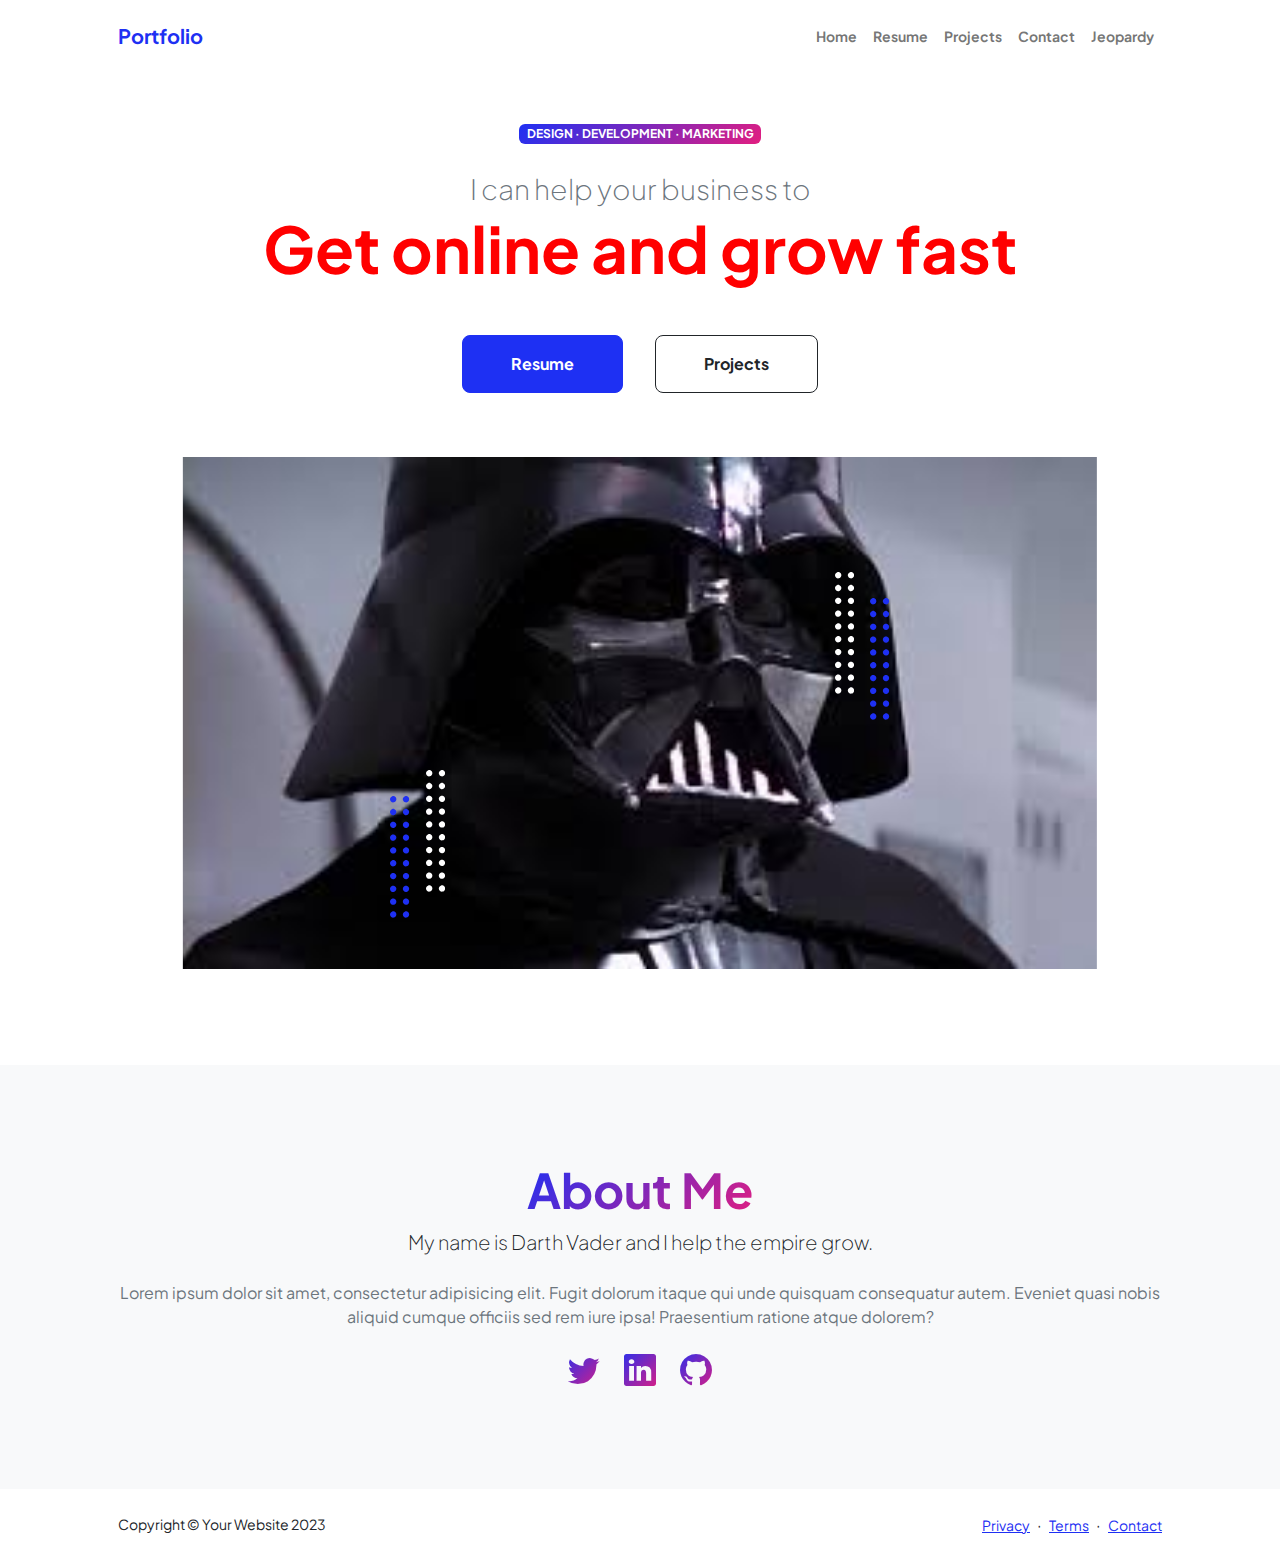
<file: index.html>
<!DOCTYPE html>
<html lang="en">

<head>
    <meta charset="utf-8" />
    <meta name="viewport" content="width=device-width, initial-scale=1, shrink-to-fit=no" />
    <meta name="description" content="" />
    <meta name="author" content="" />
    <title>Darth Vaders website</title>
    <!-- Favicon-->
    <link rel="icon" type="image/x-icon" href="assets/favicon.ico" />
    <!-- Custom Google font-->
    <link rel="preconnect" href="https://fonts.googleapis.com" />
    <link rel="preconnect" href="https://fonts.gstatic.com" crossorigin />
    <link href="https://fonts.googleapis.com/css2?family=Plus+Jakarta+Sans:wght@100;200;300;400;500;600;700;800;900&amp;display=swap" rel="stylesheet" />
    <!-- Bootstrap icons-->
    <link href="https://cdn.jsdelivr.net/npm/bootstrap-icons@1.8.1/font/bootstrap-icons.css" rel="stylesheet" />
    <!-- Core theme CSS (includes Bootstrap)-->
    <link href="css/styles.css" rel="stylesheet" />
    <link href="css/mystyles.css" rel="stylesheet" />
</head>

<body class="d-flex flex-column h-100">
    <main class="flex-shrink-0">
        <!-- Navigation-->
        <nav class="navbar navbar-expand-lg navbar-light bg-white py-3">
            <div class="container px-5">
                <a class="navbar-brand" href="index.html"><span class="fw-bolder text-primary">Portfolio</span></a>
                <button class="navbar-toggler" type="button" data-bs-toggle="collapse" data-bs-target="#navbarSupportedContent" aria-controls="navbarSupportedContent" aria-expanded="false" aria-label="Toggle navigation"><span class="navbar-toggler-icon"></span></button>
                <div class="collapse navbar-collapse" id="navbarSupportedContent">
                    <ul class="navbar-nav ms-auto mb-2 mb-lg-0 small fw-bolder">
                        <li class="nav-item"><a class="nav-link" href="index.html">Home</a></li>
                        <li class="nav-item"><a class="nav-link" href="resume.html">Resume</a></li>
                        <li class="nav-item"><a class="nav-link" href="projects.html">Projects</a></li>
                        <li class="nav-item"><a class="nav-link" href="contact.html">Contact</a></li>
                        <li class="nav-item"><a class="nav-link" href="ai.html">Jeopardy</a></li>
                    </ul>
                </div>
            </div>
        </nav>
        <!-- Header-->
        <header class="py-5">
            <div class="container px-5 pb-5">
                <div class="row gx-5 align-items-center">
                    <div class="col-xxl-5">
                        <!-- Header text content-->
                        <div class="text-center text-xxl-start">
                            <div class="badge bg-gradient-primary-to-secondary text-white mb-4">
                                <div class="text-uppercase">Design &middot; Development &middot; Marketing</div>
                            </div>
                            <div class="fs-3 fw-light text-muted">I can help your business to</div>
                            <h1 class="display-3 fw-bolder mb-5"><span class="red-header d-inline">Get online and grow fast</span></h1>
                            <div class="d-grid gap-3 d-sm-flex justify-content-sm-center justify-content-xxl-start mb-3">
                                <a class="btn btn-primary btn-lg px-5 py-3 me-sm-3 fs-6 fw-bolder" href="resume.html">Resume</a>
                                <a class="btn btn-outline-dark btn-lg px-5 py-3 fs-6 fw-bolder" href="projects.html">Projects</a>
                            </div>
                        </div>
                    </div>
                    <div class="col-xxl-7">
                        <!-- Header profile picture-->
                        <div class="d-flex justify-content-center mt-5 mt-xxl-0">
                            <div class="profile bg-gradient-primary-to-secondary">
                                <!-- TIP: For best results, use a photo with a transparent background like the demo example below-->
                                <!-- Watch a tutorial on how to do this on YouTube (link)-->
                                <img class="profile-img" src="assets/Darth vader.jpeg" alt="..." />
                                <div class="dots-1">
                                    <!-- SVG Dots-->
                                    <svg version="1.1" xmlns="http://www.w3.org/2000/svg" xmlns:xlink="http://www.w3.org/1999/xlink" x="0px" y="0px" viewBox="0 0 191.6 1215.4" style="enable-background: new 0 0 191.6 1215.4" xml:space="preserve">
                                            <g transform="translate(0.000000,1280.000000) scale(0.100000,-0.100000)">
                                                <path d="M227.7,12788.6c-105-35-200-141-222-248c-43-206,163-412,369-369c155,32,275,190,260,339c-11,105-90,213-190,262        C383.7,12801.6,289.7,12808.6,227.7,12788.6z"></path>
                                                <path d="M1507.7,12788.6c-151-50-253-216-222-362c25-119,136-230,254-255c194-41,395,142,375,339c-11,105-90,213-190,262        C1663.7,12801.6,1569.7,12808.6,1507.7,12788.6z"></path>
                                                <path d="M227.7,11508.6c-105-35-200-141-222-248c-43-206,163-412,369-369c155,32,275,190,260,339c-11,105-90,213-190,262        C383.7,11521.6,289.7,11528.6,227.7,11508.6z"></path>
                                                <path d="M1507.7,11508.6c-151-50-253-216-222-362c25-119,136-230,254-255c194-41,395,142,375,339c-11,105-90,213-190,262        C1663.7,11521.6,1569.7,11528.6,1507.7,11508.6z"></path>
                                                <path d="M227.7,10228.6c-105-35-200-141-222-248c-43-206,163-412,369-369c155,32,275,190,260,339c-11,105-90,213-190,262        C383.7,10241.6,289.7,10248.6,227.7,10228.6z"></path>
                                                <path d="M1507.7,10228.6c-105-35-200-141-222-248c-43-206,163-412,369-369c155,32,275,190,260,339c-11,105-90,213-190,262        C1663.7,10241.6,1569.7,10248.6,1507.7,10228.6z"></path>
                                                <path d="M227.7,8948.6c-105-35-200-141-222-248c-43-206,163-412,369-369c155,32,275,190,260,339c-11,105-90,213-190,262        C383.7,8961.6,289.7,8968.6,227.7,8948.6z"></path>
                                                <path d="M1507.7,8948.6c-105-35-200-141-222-248c-43-206,163-412,369-369c155,32,275,190,260,339c-11,105-90,213-190,262        C1663.7,8961.6,1569.7,8968.6,1507.7,8948.6z"></path>
                                                <path d="M227.7,7668.6c-105-35-200-141-222-248c-43-206,163-412,369-369c155,32,275,190,260,339c-11,105-90,213-190,262        C383.7,7681.6,289.7,7688.6,227.7,7668.6z"></path>
                                                <path d="M1507.7,7668.6c-105-35-200-141-222-248c-43-206,163-412,369-369c155,32,275,190,260,339c-11,105-90,213-190,262        C1663.7,7681.6,1569.7,7688.6,1507.7,7668.6z"></path>
                                                <path d="M227.7,6388.6c-105-35-200-141-222-248c-43-206,163-412,369-369c155,32,275,190,260,339c-11,105-90,213-190,262        C383.7,6401.6,289.7,6408.6,227.7,6388.6z"></path>
                                                <path d="M1507.7,6388.6c-105-35-200-141-222-248c-43-206,163-412,369-369c155,32,275,190,260,339c-11,105-90,213-190,262        C1663.7,6401.6,1569.7,6408.6,1507.7,6388.6z"></path>
                                                <path d="M227.7,5108.6c-105-35-200-141-222-248c-43-206,163-412,369-369c155,32,275,190,260,339c-11,105-90,213-190,262        C383.7,5121.6,289.7,5128.6,227.7,5108.6z"></path>
                                                <path d="M1507.7,5108.6c-105-35-200-141-222-248c-43-206,163-412,369-369c155,32,275,190,260,339c-11,105-90,213-190,262        C1663.7,5121.6,1569.7,5128.6,1507.7,5108.6z"></path>
                                                <path d="M227.7,3828.6c-105-35-200-141-222-248c-43-206,163-412,369-369c155,32,275,190,260,339c-11,105-90,213-190,262        C383.7,3841.6,289.7,3848.6,227.7,3828.6z"></path>
                                                <path d="M1507.7,3828.6c-105-35-200-141-222-248c-43-206,163-412,369-369c155,32,275,190,260,339c-11,105-90,213-190,262        C1663.7,3841.6,1569.7,3848.6,1507.7,3828.6z"></path>
                                                <path d="M227.7,2548.6c-105-35-200-141-222-248c-43-206,163-412,369-369c155,32,275,190,260,339c-11,105-90,213-190,262        C383.7,2561.6,289.7,2568.6,227.7,2548.6z"></path>
                                                <path d="M1507.7,2548.6c-105-35-200-141-222-248c-43-206,163-412,369-369c155,32,275,190,260,339c-11,105-90,213-190,262        C1663.7,2561.6,1569.7,2568.6,1507.7,2548.6z"></path>
                                                <path d="M227.7,1268.6c-105-35-200-141-222-248c-43-206,163-412,369-369c155,32,275,190,260,339c-11,105-90,213-190,262        C383.7,1281.6,289.7,1288.6,227.7,1268.6z"></path>
                                                <path d="M1507.7,1268.6c-105-35-200-141-222-248c-43-206,163-412,369-369c155,32,275,190,260,339c-11,105-90,213-190,262        C1663.7,1281.6,1569.7,1288.6,1507.7,1268.6z"></path>
                                            </g>
                                        </svg>
                                    <!-- END of SVG dots-->
                                </div>
                                <div class="dots-2">
                                    <!-- SVG Dots-->
                                    <svg version="1.1" xmlns="http://www.w3.org/2000/svg" xmlns:xlink="http://www.w3.org/1999/xlink" x="0px" y="0px" viewBox="0 0 191.6 1215.4" style="enable-background: new 0 0 191.6 1215.4" xml:space="preserve">
                                            <g transform="translate(0.000000,1280.000000) scale(0.100000,-0.100000)">
                                                <path d="M227.7,12788.6c-105-35-200-141-222-248c-43-206,163-412,369-369c155,32,275,190,260,339c-11,105-90,213-190,262        C383.7,12801.6,289.7,12808.6,227.7,12788.6z"></path>
                                                <path d="M1507.7,12788.6c-151-50-253-216-222-362c25-119,136-230,254-255c194-41,395,142,375,339c-11,105-90,213-190,262        C1663.7,12801.6,1569.7,12808.6,1507.7,12788.6z"></path>
                                                <path d="M227.7,11508.6c-105-35-200-141-222-248c-43-206,163-412,369-369c155,32,275,190,260,339c-11,105-90,213-190,262        C383.7,11521.6,289.7,11528.6,227.7,11508.6z"></path>
                                                <path d="M1507.7,11508.6c-151-50-253-216-222-362c25-119,136-230,254-255c194-41,395,142,375,339c-11,105-90,213-190,262        C1663.7,11521.6,1569.7,11528.6,1507.7,11508.6z"></path>
                                                <path d="M227.7,10228.6c-105-35-200-141-222-248c-43-206,163-412,369-369c155,32,275,190,260,339c-11,105-90,213-190,262        C383.7,10241.6,289.7,10248.6,227.7,10228.6z"></path>
                                                <path d="M1507.7,10228.6c-105-35-200-141-222-248c-43-206,163-412,369-369c155,32,275,190,260,339c-11,105-90,213-190,262        C1663.7,10241.6,1569.7,10248.6,1507.7,10228.6z"></path>
                                                <path d="M227.7,8948.6c-105-35-200-141-222-248c-43-206,163-412,369-369c155,32,275,190,260,339c-11,105-90,213-190,262        C383.7,8961.6,289.7,8968.6,227.7,8948.6z"></path>
                                                <path d="M1507.7,8948.6c-105-35-200-141-222-248c-43-206,163-412,369-369c155,32,275,190,260,339c-11,105-90,213-190,262        C1663.7,8961.6,1569.7,8968.6,1507.7,8948.6z"></path>
                                                <path d="M227.7,7668.6c-105-35-200-141-222-248c-43-206,163-412,369-369c155,32,275,190,260,339c-11,105-90,213-190,262        C383.7,7681.6,289.7,7688.6,227.7,7668.6z"></path>
                                                <path d="M1507.7,7668.6c-105-35-200-141-222-248c-43-206,163-412,369-369c155,32,275,190,260,339c-11,105-90,213-190,262        C1663.7,7681.6,1569.7,7688.6,1507.7,7668.6z"></path>
                                                <path d="M227.7,6388.6c-105-35-200-141-222-248c-43-206,163-412,369-369c155,32,275,190,260,339c-11,105-90,213-190,262        C383.7,6401.6,289.7,6408.6,227.7,6388.6z"></path>
                                                <path d="M1507.7,6388.6c-105-35-200-141-222-248c-43-206,163-412,369-369c155,32,275,190,260,339c-11,105-90,213-190,262        C1663.7,6401.6,1569.7,6408.6,1507.7,6388.6z"></path>
                                                <path d="M227.7,5108.6c-105-35-200-141-222-248c-43-206,163-412,369-369c155,32,275,190,260,339c-11,105-90,213-190,262        C383.7,5121.6,289.7,5128.6,227.7,5108.6z"></path>
                                                <path d="M1507.7,5108.6c-105-35-200-141-222-248c-43-206,163-412,369-369c155,32,275,190,260,339c-11,105-90,213-190,262        C1663.7,5121.6,1569.7,5128.6,1507.7,5108.6z"></path>
                                                <path d="M227.7,3828.6c-105-35-200-141-222-248c-43-206,163-412,369-369c155,32,275,190,260,339c-11,105-90,213-190,262        C383.7,3841.6,289.7,3848.6,227.7,3828.6z"></path>
                                                <path d="M1507.7,3828.6c-105-35-200-141-222-248c-43-206,163-412,369-369c155,32,275,190,260,339c-11,105-90,213-190,262        C1663.7,3841.6,1569.7,3848.6,1507.7,3828.6z"></path>
                                                <path d="M227.7,2548.6c-105-35-200-141-222-248c-43-206,163-412,369-369c155,32,275,190,260,339c-11,105-90,213-190,262        C383.7,2561.6,289.7,2568.6,227.7,2548.6z"></path>
                                                <path d="M1507.7,2548.6c-105-35-200-141-222-248c-43-206,163-412,369-369c155,32,275,190,260,339c-11,105-90,213-190,262        C1663.7,2561.6,1569.7,2568.6,1507.7,2548.6z"></path>
                                                <path d="M227.7,1268.6c-105-35-200-141-222-248c-43-206,163-412,369-369c155,32,275,190,260,339c-11,105-90,213-190,262        C383.7,1281.6,289.7,1288.6,227.7,1268.6z"></path>
                                                <path d="M1507.7,1268.6c-105-35-200-141-222-248c-43-206,163-412,369-369c155,32,275,190,260,339c-11,105-90,213-190,262        C1663.7,1281.6,1569.7,1288.6,1507.7,1268.6z"></path>
                                            </g>
                                        </svg>
                                    <!-- END of SVG dots-->
                                </div>
                                <div class="dots-3">
                                    <!-- SVG Dots-->
                                    <svg version="1.1" xmlns="http://www.w3.org/2000/svg" xmlns:xlink="http://www.w3.org/1999/xlink" x="0px" y="0px" viewBox="0 0 191.6 1215.4" style="enable-background: new 0 0 191.6 1215.4" xml:space="preserve">
                                            <g transform="translate(0.000000,1280.000000) scale(0.100000,-0.100000)">
                                                <path d="M227.7,12788.6c-105-35-200-141-222-248c-43-206,163-412,369-369c155,32,275,190,260,339c-11,105-90,213-190,262        C383.7,12801.6,289.7,12808.6,227.7,12788.6z"></path>
                                                <path d="M1507.7,12788.6c-151-50-253-216-222-362c25-119,136-230,254-255c194-41,395,142,375,339c-11,105-90,213-190,262        C1663.7,12801.6,1569.7,12808.6,1507.7,12788.6z"></path>
                                                <path d="M227.7,11508.6c-105-35-200-141-222-248c-43-206,163-412,369-369c155,32,275,190,260,339c-11,105-90,213-190,262        C383.7,11521.6,289.7,11528.6,227.7,11508.6z"></path>
                                                <path d="M1507.7,11508.6c-151-50-253-216-222-362c25-119,136-230,254-255c194-41,395,142,375,339c-11,105-90,213-190,262        C1663.7,11521.6,1569.7,11528.6,1507.7,11508.6z"></path>
                                                <path d="M227.7,10228.6c-105-35-200-141-222-248c-43-206,163-412,369-369c155,32,275,190,260,339c-11,105-90,213-190,262        C383.7,10241.6,289.7,10248.6,227.7,10228.6z"></path>
                                                <path d="M1507.7,10228.6c-105-35-200-141-222-248c-43-206,163-412,369-369c155,32,275,190,260,339c-11,105-90,213-190,262        C1663.7,10241.6,1569.7,10248.6,1507.7,10228.6z"></path>
                                                <path d="M227.7,8948.6c-105-35-200-141-222-248c-43-206,163-412,369-369c155,32,275,190,260,339c-11,105-90,213-190,262        C383.7,8961.6,289.7,8968.6,227.7,8948.6z"></path>
                                                <path d="M1507.7,8948.6c-105-35-200-141-222-248c-43-206,163-412,369-369c155,32,275,190,260,339c-11,105-90,213-190,262        C1663.7,8961.6,1569.7,8968.6,1507.7,8948.6z"></path>
                                                <path d="M227.7,7668.6c-105-35-200-141-222-248c-43-206,163-412,369-369c155,32,275,190,260,339c-11,105-90,213-190,262        C383.7,7681.6,289.7,7688.6,227.7,7668.6z"></path>
                                                <path d="M1507.7,7668.6c-105-35-200-141-222-248c-43-206,163-412,369-369c155,32,275,190,260,339c-11,105-90,213-190,262        C1663.7,7681.6,1569.7,7688.6,1507.7,7668.6z"></path>
                                                <path d="M227.7,6388.6c-105-35-200-141-222-248c-43-206,163-412,369-369c155,32,275,190,260,339c-11,105-90,213-190,262        C383.7,6401.6,289.7,6408.6,227.7,6388.6z"></path>
                                                <path d="M1507.7,6388.6c-105-35-200-141-222-248c-43-206,163-412,369-369c155,32,275,190,260,339c-11,105-90,213-190,262        C1663.7,6401.6,1569.7,6408.6,1507.7,6388.6z"></path>
                                                <path d="M227.7,5108.6c-105-35-200-141-222-248c-43-206,163-412,369-369c155,32,275,190,260,339c-11,105-90,213-190,262        C383.7,5121.6,289.7,5128.6,227.7,5108.6z"></path>
                                                <path d="M1507.7,5108.6c-105-35-200-141-222-248c-43-206,163-412,369-369c155,32,275,190,260,339c-11,105-90,213-190,262        C1663.7,5121.6,1569.7,5128.6,1507.7,5108.6z"></path>
                                                <path d="M227.7,3828.6c-105-35-200-141-222-248c-43-206,163-412,369-369c155,32,275,190,260,339c-11,105-90,213-190,262        C383.7,3841.6,289.7,3848.6,227.7,3828.6z"></path>
                                                <path d="M1507.7,3828.6c-105-35-200-141-222-248c-43-206,163-412,369-369c155,32,275,190,260,339c-11,105-90,213-190,262        C1663.7,3841.6,1569.7,3848.6,1507.7,3828.6z"></path>
                                                <path d="M227.7,2548.6c-105-35-200-141-222-248c-43-206,163-412,369-369c155,32,275,190,260,339c-11,105-90,213-190,262        C383.7,2561.6,289.7,2568.6,227.7,2548.6z"></path>
                                                <path d="M1507.7,2548.6c-105-35-200-141-222-248c-43-206,163-412,369-369c155,32,275,190,260,339c-11,105-90,213-190,262        C1663.7,2561.6,1569.7,2568.6,1507.7,2548.6z"></path>
                                                <path d="M227.7,1268.6c-105-35-200-141-222-248c-43-206,163-412,369-369c155,32,275,190,260,339c-11,105-90,213-190,262        C383.7,1281.6,289.7,1288.6,227.7,1268.6z"></path>
                                                <path d="M1507.7,1268.6c-105-35-200-141-222-248c-43-206,163-412,369-369c155,32,275,190,260,339c-11,105-90,213-190,262        C1663.7,1281.6,1569.7,1288.6,1507.7,1268.6z"></path>
                                            </g>
                                        </svg>
                                    <!-- END of SVG dots-->
                                </div>
                                <div class="dots-4">
                                    <!-- SVG Dots-->
                                    <svg version="1.1" xmlns="http://www.w3.org/2000/svg" xmlns:xlink="http://www.w3.org/1999/xlink" x="0px" y="0px" viewBox="0 0 191.6 1215.4" style="enable-background: new 0 0 191.6 1215.4" xml:space="preserve">
                                            <g transform="translate(0.000000,1280.000000) scale(0.100000,-0.100000)">
                                                <path d="M227.7,12788.6c-105-35-200-141-222-248c-43-206,163-412,369-369c155,32,275,190,260,339c-11,105-90,213-190,262        C383.7,12801.6,289.7,12808.6,227.7,12788.6z"></path>
                                                <path d="M1507.7,12788.6c-151-50-253-216-222-362c25-119,136-230,254-255c194-41,395,142,375,339c-11,105-90,213-190,262        C1663.7,12801.6,1569.7,12808.6,1507.7,12788.6z"></path>
                                                <path d="M227.7,11508.6c-105-35-200-141-222-248c-43-206,163-412,369-369c155,32,275,190,260,339c-11,105-90,213-190,262        C383.7,11521.6,289.7,11528.6,227.7,11508.6z"></path>
                                                <path d="M1507.7,11508.6c-151-50-253-216-222-362c25-119,136-230,254-255c194-41,395,142,375,339c-11,105-90,213-190,262        C1663.7,11521.6,1569.7,11528.6,1507.7,11508.6z"></path>
                                                <path d="M227.7,10228.6c-105-35-200-141-222-248c-43-206,163-412,369-369c155,32,275,190,260,339c-11,105-90,213-190,262        C383.7,10241.6,289.7,10248.6,227.7,10228.6z"></path>
                                                <path d="M1507.7,10228.6c-105-35-200-141-222-248c-43-206,163-412,369-369c155,32,275,190,260,339c-11,105-90,213-190,262        C1663.7,10241.6,1569.7,10248.6,1507.7,10228.6z"></path>
                                                <path d="M227.7,8948.6c-105-35-200-141-222-248c-43-206,163-412,369-369c155,32,275,190,260,339c-11,105-90,213-190,262        C383.7,8961.6,289.7,8968.6,227.7,8948.6z"></path>
                                                <path d="M1507.7,8948.6c-105-35-200-141-222-248c-43-206,163-412,369-369c155,32,275,190,260,339c-11,105-90,213-190,262        C1663.7,8961.6,1569.7,8968.6,1507.7,8948.6z"></path>
                                                <path d="M227.7,7668.6c-105-35-200-141-222-248c-43-206,163-412,369-369c155,32,275,190,260,339c-11,105-90,213-190,262        C383.7,7681.6,289.7,7688.6,227.7,7668.6z"></path>
                                                <path d="M1507.7,7668.6c-105-35-200-141-222-248c-43-206,163-412,369-369c155,32,275,190,260,339c-11,105-90,213-190,262        C1663.7,7681.6,1569.7,7688.6,1507.7,7668.6z"></path>
                                                <path d="M227.7,6388.6c-105-35-200-141-222-248c-43-206,163-412,369-369c155,32,275,190,260,339c-11,105-90,213-190,262        C383.7,6401.6,289.7,6408.6,227.7,6388.6z"></path>
                                                <path d="M1507.7,6388.6c-105-35-200-141-222-248c-43-206,163-412,369-369c155,32,275,190,260,339c-11,105-90,213-190,262        C1663.7,6401.6,1569.7,6408.6,1507.7,6388.6z"></path>
                                                <path d="M227.7,5108.6c-105-35-200-141-222-248c-43-206,163-412,369-369c155,32,275,190,260,339c-11,105-90,213-190,262        C383.7,5121.6,289.7,5128.6,227.7,5108.6z"></path>
                                                <path d="M1507.7,5108.6c-105-35-200-141-222-248c-43-206,163-412,369-369c155,32,275,190,260,339c-11,105-90,213-190,262        C1663.7,5121.6,1569.7,5128.6,1507.7,5108.6z"></path>
                                                <path d="M227.7,3828.6c-105-35-200-141-222-248c-43-206,163-412,369-369c155,32,275,190,260,339c-11,105-90,213-190,262        C383.7,3841.6,289.7,3848.6,227.7,3828.6z"></path>
                                                <path d="M1507.7,3828.6c-105-35-200-141-222-248c-43-206,163-412,369-369c155,32,275,190,260,339c-11,105-90,213-190,262        C1663.7,3841.6,1569.7,3848.6,1507.7,3828.6z"></path>
                                                <path d="M227.7,2548.6c-105-35-200-141-222-248c-43-206,163-412,369-369c155,32,275,190,260,339c-11,105-90,213-190,262        C383.7,2561.6,289.7,2568.6,227.7,2548.6z"></path>
                                                <path d="M1507.7,2548.6c-105-35-200-141-222-248c-43-206,163-412,369-369c155,32,275,190,260,339c-11,105-90,213-190,262        C1663.7,2561.6,1569.7,2568.6,1507.7,2548.6z"></path>
                                                <path d="M227.7,1268.6c-105-35-200-141-222-248c-43-206,163-412,369-369c155,32,275,190,260,339c-11,105-90,213-190,262        C383.7,1281.6,289.7,1288.6,227.7,1268.6z"></path>
                                                <path d="M1507.7,1268.6c-105-35-200-141-222-248c-43-206,163-412,369-369c155,32,275,190,260,339c-11,105-90,213-190,262        C1663.7,1281.6,1569.7,1288.6,1507.7,1268.6z"></path>
                                            </g>
                                        </svg>
                                    <!-- END of SVG dots-->
                                </div>
                            </div>
                        </div>
                    </div>
                </div>
            </div>
        </header>
        <!-- About Section-->
        <section class="bg-light py-5">
            <div class="container px-5">
                <div class="row gx-5 justify-content-center">
                    <div class="col-xxl-8">
                        <div class="text-center my-5">
                            <h2 class="display-5 fw-bolder"><span class="text-gradient d-inline">About Me</span></h2>
                            <p class="lead fw-light mb-4">My name is Darth Vader and I help the empire grow.</p>
                            <p class="text-muted">Lorem ipsum dolor sit amet, consectetur adipisicing elit. Fugit dolorum itaque qui unde quisquam consequatur autem. Eveniet quasi nobis aliquid cumque officiis sed rem iure ipsa! Praesentium ratione atque dolorem?</p>
                            <div class="d-flex justify-content-center fs-2 gap-4">
                                <a class="text-gradient" href="#!"><i class="bi bi-twitter"></i></a>
                                <a class="text-gradient" href="#!"><i class="bi bi-linkedin"></i></a>
                                <a class="text-gradient" href="#!"><i class="bi bi-github"></i></a>
                            </div>
                        </div>
                    </div>
                </div>
            </div>
        </section>
    </main>
    <!-- Footer-->
    <footer class="bg-white py-4 mt-auto">
        <div class="container px-5">
            <div class="row align-items-center justify-content-between flex-column flex-sm-row">
                <div class="col-auto">
                    <div class="small m-0">Copyright &copy; Your Website 2023</div>
                </div>
                <div class="col-auto">
                    <a class="small" href="#!">Privacy</a>
                    <span class="mx-1">&middot;</span>
                    <a class="small" href="#!">Terms</a>
                    <span class="mx-1">&middot;</span>
                    <a class="small" href="#!">Contact</a>
                </div>
            </div>
        </div>
    </footer>
    <!-- Bootstrap core JS-->
    <script src="https://cdn.jsdelivr.net/npm/bootstrap@5.2.3/dist/js/bootstrap.bundle.min.js"></script>
    <!-- Core theme JS-->
    <script src="js/scripts.js"></script>
</body>

</html>
</file>
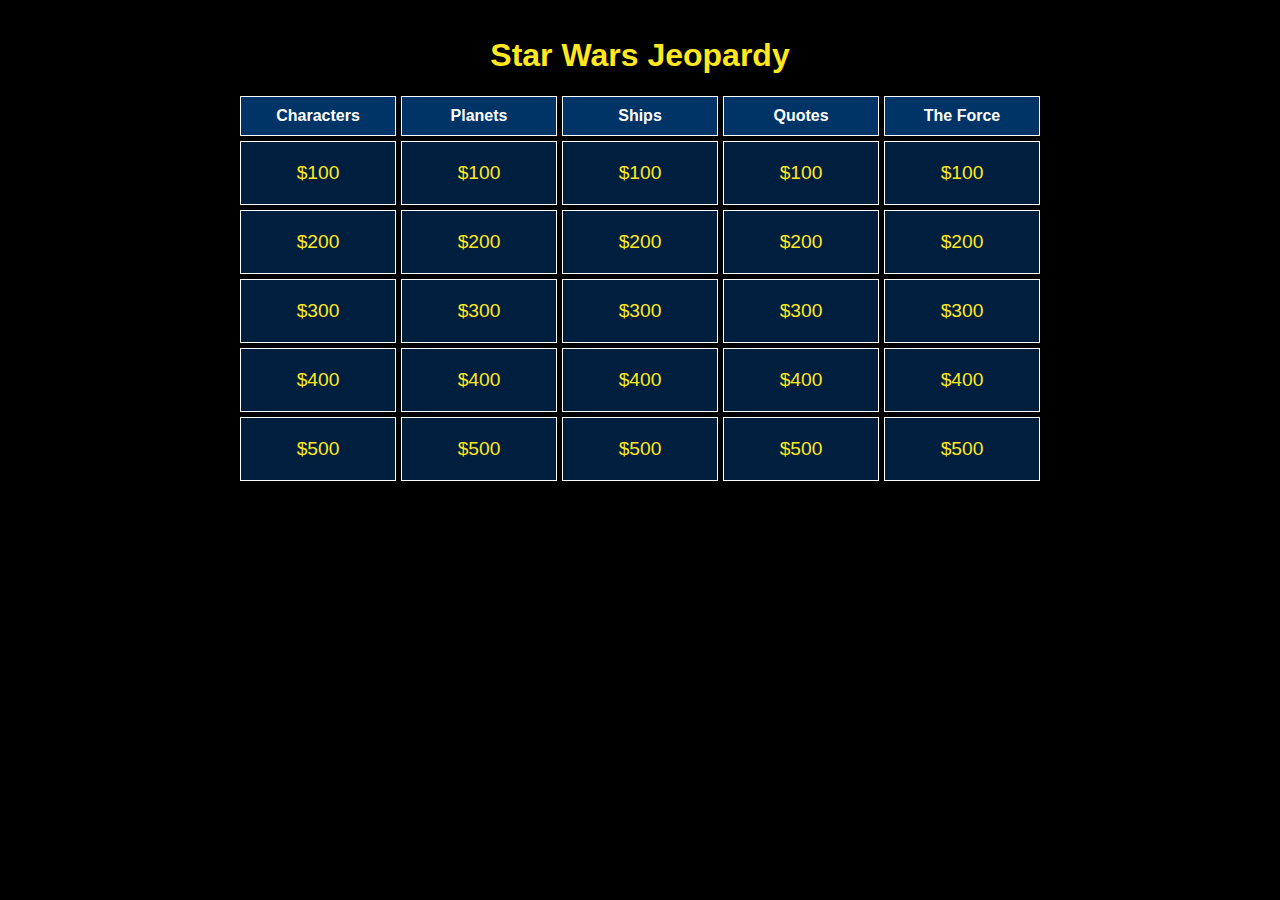
<file: ai.html>
<!DOCTYPE html>
<html lang="en">

<head>
    <meta charset="UTF-8">
    <meta name="viewport" content="width=device-width, initial-scale=1.0">
    <title>Star Wars Jeopardy</title>
    <link rel="stylesheet" href="css/ai.css">
</head>

<body>
    <h1>Star Wars Jeopardy</h1>
    <div class="board">
        <div class="category">Characters</div>
        <div class="category">Planets</div>
        <div class="category">Ships</div>
        <div class="category">Quotes</div>
        <div class="category">The Force</div>

        <button class="clue" data-question="Who is Luke Skywalker?">$100</button>
        <button class="clue" data-question="What is Tatooine?">$100</button>
        <button class="clue" data-question="What is the Millennium Falcon?">$100</button>
        <button class="clue" data-question="Who said 'I am your father'?">$100</button>
        <button class="clue" data-question="What is the Jedi?">$100</button>

        <button class="clue" data-question="Who is Darth Vader?">$200</button>
        <button class="clue" data-question="What is Hoth?">$200</button>
        <button class="clue" data-question="What is a TIE Fighter?">$200</button>
        <button class="clue" data-question="Who said 'Do or do not, there is no try'?">$200</button>
        <button class="clue" data-question="What is the Dark Side?">$200</button>

        <button class="clue" data-question="Who is Leia Organa?">$300</button>
        <button class="clue" data-question="What is Endor?">$300</button>
        <button class="clue" data-question="What is an X-Wing?">$300</button>
        <button class="clue" data-question="Who said 'I've got a bad feeling about this'?">$300</button>
        <button class="clue" data-question="What are midichlorians?">$300</button>

        <button class="clue" data-question="Who is Han Solo?">$400</button>
        <button class="clue" data-question="What is Naboo?">$400</button>
        <button class="clue" data-question="What is a Star Destroyer?">$400</button>
        <button class="clue" data-question="Who said 'Never tell me the odds'?">$400</button>
        <button class="clue" data-question="What is a Force ghost?">$400</button>

        <button class="clue" data-question="Who is Obi-Wan Kenobi?">$500</button>
        <button class="clue" data-question="What is Coruscant?">$500</button>
        <button class="clue" data-question="What is a Death Star?">$500</button>
        <button class="clue" data-question="Who said 'These aren't the droids you're looking for'?">$500</button>
        <button class="clue" data-question="What is balance in the Force?">$500</button>
    </div>

    <div id="modal" class="modal hidden">
        <div class="modal-content">
            <p id="question-text"></p>
            <button onclick="closeModal()">Close</button>
        </div>
    </div>

    <script>
        const clues = document.querySelectorAll('.clue');
        const modal = document.getElementById('modal');
        const questionText = document.getElementById('question-text');

        clues.forEach(clue => {
            clue.addEventListener('click', () => {
                questionText.textContent = clue.dataset.question;
                modal.classList.remove('hidden');
                clue.disabled = true;
                clue.textContent = "✓";
            });
        });

        function closeModal() {
            modal.classList.add('hidden');
        }
    </script>
</body>

</html>
</file>
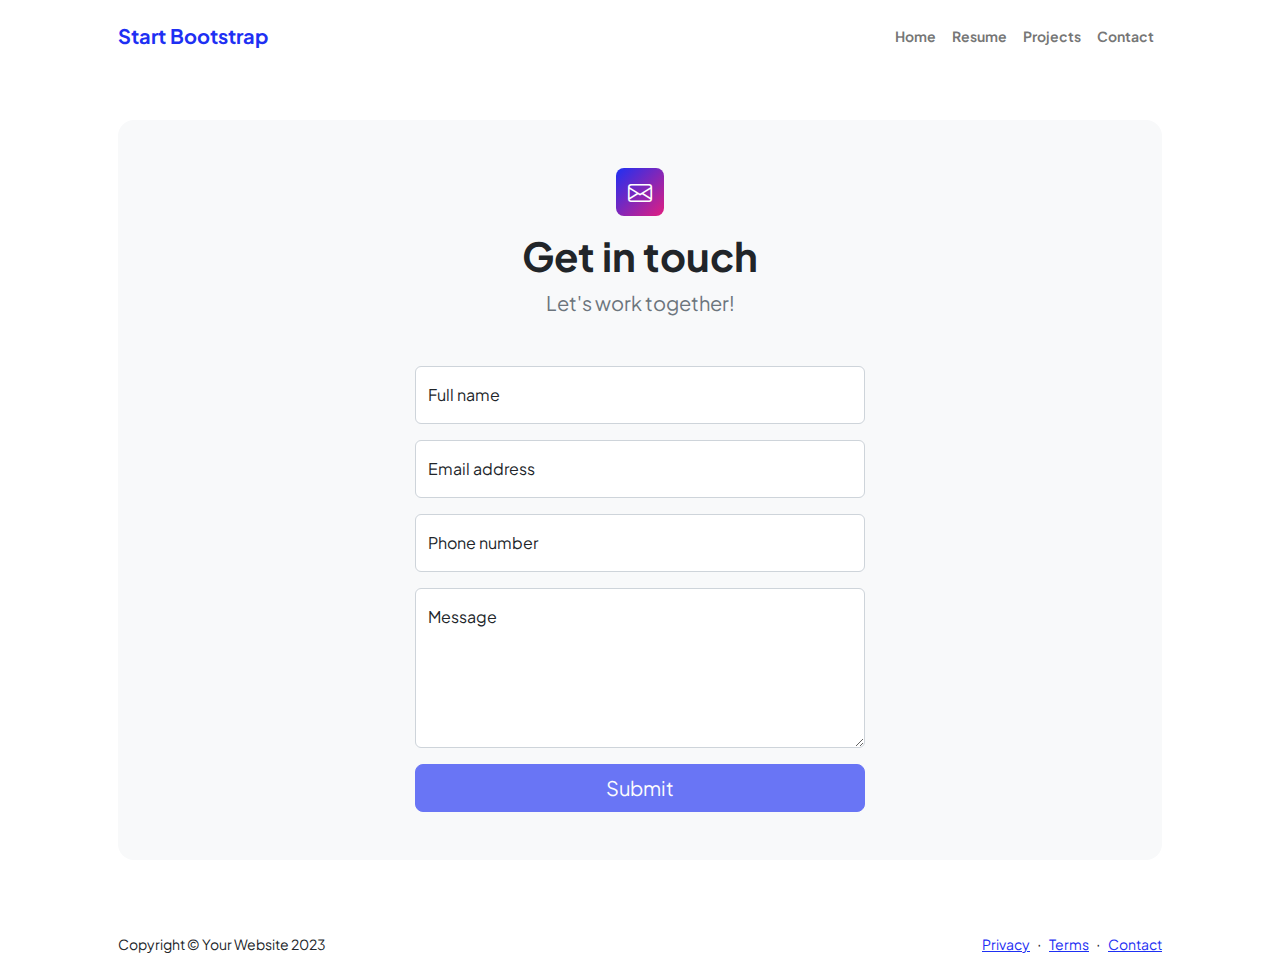
<file: contact.html>
<!DOCTYPE html>
<html lang="en">
    <head>
        <meta charset="utf-8" />
        <meta name="viewport" content="width=device-width, initial-scale=1, shrink-to-fit=no" />
        <meta name="description" content />
        <meta name="author" content />
        <title>Modern Business - Start Bootstrap Template</title>
        <!-- Favicon-->
        <link rel="icon" type="image/x-icon" href="assets/favicon.ico" />
        <!-- Custom Google font-->
        <link rel="preconnect" href="https://fonts.googleapis.com" />
        <link rel="preconnect" href="https://fonts.gstatic.com" crossorigin />
        <link href="https://fonts.googleapis.com/css2?family=Plus+Jakarta+Sans:wght@100;200;300;400;500;600;700;800;900&amp;display=swap" rel="stylesheet" />
        <!-- Bootstrap icons-->
        <link href="https://cdn.jsdelivr.net/npm/bootstrap-icons@1.8.1/font/bootstrap-icons.css" rel="stylesheet" />
        <!-- Core theme CSS (includes Bootstrap)-->
        <link href="css/styles.css" rel="stylesheet" />
    </head>
    <body class="d-flex flex-column">
        <main class="flex-shrink-0">
            <!-- Navigation-->
            <nav class="navbar navbar-expand-lg navbar-light bg-white py-3">
                <div class="container px-5">
                    <a class="navbar-brand" href="index.html"><span class="fw-bolder text-primary">Start Bootstrap</span></a>
                    <button class="navbar-toggler" type="button" data-bs-toggle="collapse" data-bs-target="#navbarSupportedContent" aria-controls="navbarSupportedContent" aria-expanded="false" aria-label="Toggle navigation"><span class="navbar-toggler-icon"></span></button>
                    <div class="collapse navbar-collapse" id="navbarSupportedContent">
                        <ul class="navbar-nav ms-auto mb-2 mb-lg-0 small fw-bolder">
                            <li class="nav-item"><a class="nav-link" href="index.html">Home</a></li>
                            <li class="nav-item"><a class="nav-link" href="resume.html">Resume</a></li>
                            <li class="nav-item"><a class="nav-link" href="projects.html">Projects</a></li>
                            <li class="nav-item"><a class="nav-link" href="contact.html">Contact</a></li>
                        </ul>
                    </div>
                </div>
            </nav>
            <!-- Page content-->
            <section class="py-5">
                <div class="container px-5">
                    <!-- Contact form-->
                    <div class="bg-light rounded-4 py-5 px-4 px-md-5">
                        <div class="text-center mb-5">
                            <div class="feature bg-primary bg-gradient-primary-to-secondary text-white rounded-3 mb-3"><i class="bi bi-envelope"></i></div>
                            <h1 class="fw-bolder">Get in touch</h1>
                            <p class="lead fw-normal text-muted mb-0">Let's work together!</p>
                        </div>
                        <div class="row gx-5 justify-content-center">
                            <div class="col-lg-8 col-xl-6">
                                <!-- * * * * * * * * * * * * * * *-->
                                <!-- * * SB Forms Contact Form * *-->
                                <!-- * * * * * * * * * * * * * * *-->
                                <!-- This form is pre-integrated with SB Forms.-->
                                <!-- To make this form functional, sign up at-->
                                <!-- https://startbootstrap.com/solution/contact-forms-->
                                <!-- to get an API token!-->
                                <form id="contactForm" data-sb-form-api-token="API_TOKEN">
                                    <!-- Name input-->
                                    <div class="form-floating mb-3">
                                        <input class="form-control" id="name" type="text" placeholder="Enter your name..." data-sb-validations="required" />
                                        <label for="name">Full name</label>
                                        <div class="invalid-feedback" data-sb-feedback="name:required">A name is required.</div>
                                    </div>
                                    <!-- Email address input-->
                                    <div class="form-floating mb-3">
                                        <input class="form-control" id="email" type="email" placeholder="name@example.com" data-sb-validations="required,email" />
                                        <label for="email">Email address</label>
                                        <div class="invalid-feedback" data-sb-feedback="email:required">An email is required.</div>
                                        <div class="invalid-feedback" data-sb-feedback="email:email">Email is not valid.</div>
                                    </div>
                                    <!-- Phone number input-->
                                    <div class="form-floating mb-3">
                                        <input class="form-control" id="phone" type="tel" placeholder="(123) 456-7890" data-sb-validations="required" />
                                        <label for="phone">Phone number</label>
                                        <div class="invalid-feedback" data-sb-feedback="phone:required">A phone number is required.</div>
                                    </div>
                                    <!-- Message input-->
                                    <div class="form-floating mb-3">
                                        <textarea class="form-control" id="message" type="text" placeholder="Enter your message here..." style="height: 10rem" data-sb-validations="required"></textarea>
                                        <label for="message">Message</label>
                                        <div class="invalid-feedback" data-sb-feedback="message:required">A message is required.</div>
                                    </div>
                                    <!-- Submit success message-->
                                    <!---->
                                    <!-- This is what your users will see when the form-->
                                    <!-- has successfully submitted-->
                                    <div class="d-none" id="submitSuccessMessage">
                                        <div class="text-center mb-3">
                                            <div class="fw-bolder">Form submission successful!</div>
                                            To activate this form, sign up at
                                            <br />
                                            <a href="https://startbootstrap.com/solution/contact-forms">https://startbootstrap.com/solution/contact-forms</a>
                                        </div>
                                    </div>
                                    <!-- Submit error message-->
                                    <!---->
                                    <!-- This is what your users will see when there is-->
                                    <!-- an error submitting the form-->
                                    <div class="d-none" id="submitErrorMessage"><div class="text-center text-danger mb-3">Error sending message!</div></div>
                                    <!-- Submit Button-->
                                    <div class="d-grid"><button class="btn btn-primary btn-lg disabled" id="submitButton" type="submit">Submit</button></div>
                                </form>
                            </div>
                        </div>
                    </div>
                </div>
            </section>
        </main>
        <!-- Footer-->
        <footer class="bg-white py-4 mt-auto">
            <div class="container px-5">
                <div class="row align-items-center justify-content-between flex-column flex-sm-row">
                    <div class="col-auto"><div class="small m-0">Copyright &copy; Your Website 2023</div></div>
                    <div class="col-auto">
                        <a class="small" href="#!">Privacy</a>
                        <span class="mx-1">&middot;</span>
                        <a class="small" href="#!">Terms</a>
                        <span class="mx-1">&middot;</span>
                        <a class="small" href="#!">Contact</a>
                    </div>
                </div>
            </div>
        </footer>
        <!-- Bootstrap core JS-->
        <script src="https://cdn.jsdelivr.net/npm/bootstrap@5.2.3/dist/js/bootstrap.bundle.min.js"></script>
        <!-- Core theme JS-->
        <script src="js/scripts.js"></script>
        <!-- * * * * * * * * * * * * * * * * * * * * * * * * * * * * * * * * * * * * * * * *-->
        <!-- * *                               SB Forms JS                               * *-->
        <!-- * * Activate your form at https://startbootstrap.com/solution/contact-forms * *-->
        <!-- * * * * * * * * * * * * * * * * * * * * * * * * * * * * * * * * * * * * * * * *-->
        <script src="https://cdn.startbootstrap.com/sb-forms-latest.js"></script>
    </body>
</html>
</file>
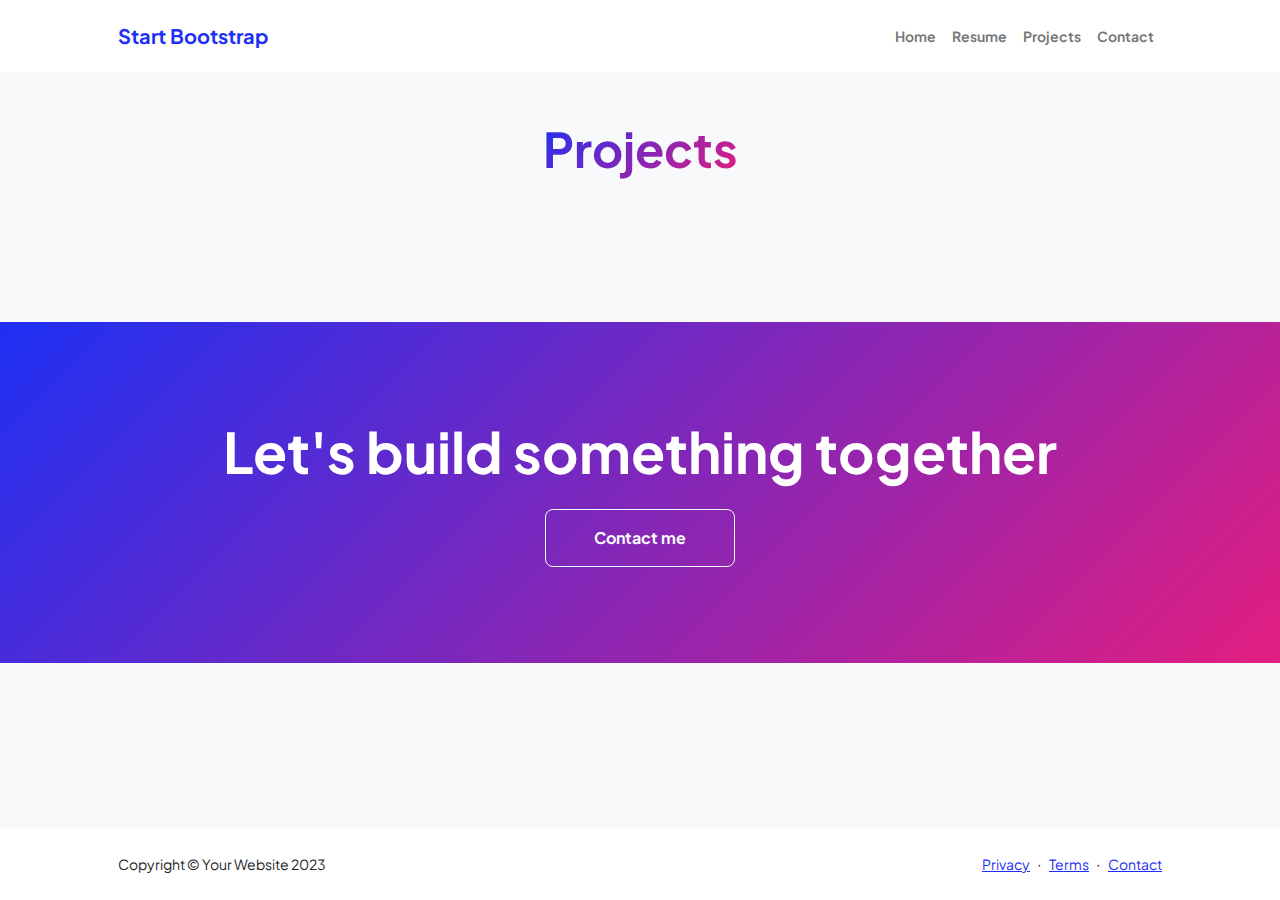
<file: projects.html>
<!DOCTYPE html>
<html lang="en">

<head>
    <meta charset="utf-8" />
    <meta name="viewport" content="width=device-width, initial-scale=1, shrink-to-fit=no" />
    <meta name="description" content="" />
    <meta name="author" content="" />
    <title>Modern Business - Start Bootstrap Template</title>
    <!-- Favicon-->
    <link rel="icon" type="image/x-icon" href="assets/favicon.ico" />
    <!-- Custom Google font-->
    <link rel="preconnect" href="https://fonts.googleapis.com" />
    <link rel="preconnect" href="https://fonts.gstatic.com" crossorigin />
    <link href="https://fonts.googleapis.com/css2?family=Plus+Jakarta+Sans:wght@100;200;300;400;500;600;700;800;900&amp;display=swap" rel="stylesheet" />
    <!-- Bootstrap icons-->
    <link href="https://cdn.jsdelivr.net/npm/bootstrap-icons@1.8.1/font/bootstrap-icons.css" rel="stylesheet" />
    <!-- Core theme CSS (includes Bootstrap)-->
    <link href="css/styles.css" rel="stylesheet" />
</head>

<body class="d-flex flex-column h-100 bg-light">
    <main class="flex-shrink-0">
        <!-- Navigation-->
        <nav class="navbar navbar-expand-lg navbar-light bg-white py-3">
            <div class="container px-5">
                <a class="navbar-brand" href="index.html"><span class="fw-bolder text-primary">Start Bootstrap</span></a>
                <button class="navbar-toggler" type="button" data-bs-toggle="collapse" data-bs-target="#navbarSupportedContent" aria-controls="navbarSupportedContent" aria-expanded="false" aria-label="Toggle navigation"><span class="navbar-toggler-icon"></span></button>
                <div class="collapse navbar-collapse" id="navbarSupportedContent">
                    <ul class="navbar-nav ms-auto mb-2 mb-lg-0 small fw-bolder">
                        <li class="nav-item"><a class="nav-link" href="index.html">Home</a></li>
                        <li class="nav-item"><a class="nav-link" href="resume.html">Resume</a></li>
                        <li class="nav-item"><a class="nav-link" href="projects.html">Projects</a></li>
                        <li class="nav-item"><a class="nav-link" href="contact.html">Contact</a></li>
                    </ul>
                </div>
            </div>
        </nav>
        <!-- Projects Section-->
        <section class="py-5">
            <div class="container px-5 mb-5">
                <div class="text-center mb-5">
                    <h1 class="display-5 fw-bolder mb-0"><span class="text-gradient d-inline">Projects</span></h1>
                </div>
                <div class="row gx-5 justify-content-center">
                    <div class='tableauPlaceholder' id='viz1748979016631' style='position: relative'><noscript><a href='#'><img alt=' ' src='https:&#47;&#47;public.tableau.com&#47;static&#47;images&#47;St&#47;StarWars-ScreenTimeAnalysis&#47;StarWars&#47;1_rss.png' style='border: none' /></a></noscript><object class='tableauViz' style='display:none;'><param name='host_url' value='https%3A%2F%2Fpublic.tableau.com%2F' /> <param name='embed_code_version' value='3' /> <param name='site_root' value='' /><param name='name' value='StarWars-ScreenTimeAnalysis&#47;StarWars' /><param name='tabs' value='no' /><param name='toolbar' value='yes' /><param name='static_image' value='https:&#47;&#47;public.tableau.com&#47;static&#47;images&#47;St&#47;StarWars-ScreenTimeAnalysis&#47;StarWars&#47;1.png' /> <param name='animate_transition' value='yes' /><param name='display_static_image' value='yes' /><param name='display_spinner' value='yes' /><param name='display_overlay' value='yes' /><param name='display_count' value='yes' /><param name='language' value='en-US' /></object></div>
                    <script type='text/javascript'>
                        var divElement = document.getElementById('viz1748979016631');
                        var vizElement = divElement.getElementsByTagName('object')[0];
                        if (divElement.offsetWidth > 800) {
                            vizElement.style.width = '1400px';
                            vizElement.style.height = '4027px';
                        } else if (divElement.offsetWidth > 500) {
                            vizElement.style.width = '1400px';
                            vizElement.style.height = '4027px';
                        } else {
                            vizElement.style.width = '100%';
                            vizElement.style.height = '2527px';
                        }
                        var scriptElement = document.createElement('script');
                        scriptElement.src = 'https://public.tableau.com/javascripts/api/viz_v1.js';
                        vizElement.parentNode.insertBefore(scriptElement, vizElement);
                    </script>
                    <!-- <div class="col-lg-11 col-xl-9 col-xxl-8">
                            <!- Project Card 1-->
                    <!-- <div class="card overflow-hidden shadow rounded-4 border-0 mb-5">
                                <div class="card-body p-0">
                                    <div class="d-flex align-items-center">
                                        <div class="p-5">
                                            <h2 class="fw-bolder">Project Name 1</h2>
                                            <p>Lorem ipsum dolor sit amet consectetur adipisicing elit. Eius at enim eum illum aperiam placeat esse? Mollitia omnis minima saepe recusandae libero, iste ad asperiores! Explicabo commodi quo itaque! Ipsam!</p>
                                        </div>
                                        <img class="img-fluid" src="https://dummyimage.com/300x400/343a40/6c757d" alt="..." />
                                    </div>
                                </div>
                            </div> -->
                    <!-- Project Card 2-->
                    <!-- <div class="card overflow-hidden shadow rounded-4 border-0">
                                <div class="card-body p-0">
                                    <div class="d-flex align-items-center">
                                        <div class="p-5">
                                            <h2 class="fw-bolder">Project Name 2</h2>
                                            <p>Lorem ipsum dolor sit amet consectetur adipisicing elit. Eius at enim eum illum aperiam placeat esse? Mollitia omnis minima saepe recusandae libero, iste ad asperiores! Explicabo commodi quo itaque! Ipsam!</p>
                                        </div>
                                        <img class="img-fluid" src="https://dummyimage.com/300x400/343a40/6c757d" alt="..." />
                                    </div>
                                </div>
                            </div>
                        </div> -->
                </div>
            </div>
        </section>
        <!-- Call to action section-->
        <section class="py-5 bg-gradient-primary-to-secondary text-white">
            <div class="container px-5 my-5">
                <div class="text-center">
                    <h2 class="display-4 fw-bolder mb-4">Let's build something together</h2>
                    <a class="btn btn-outline-light btn-lg px-5 py-3 fs-6 fw-bolder" href="contact.html">Contact me</a>
                </div>
            </div>
        </section>
    </main>
    <!-- Footer-->
    <footer class="bg-white py-4 mt-auto">
        <div class="container px-5">
            <div class="row align-items-center justify-content-between flex-column flex-sm-row">
                <div class="col-auto">
                    <div class="small m-0">Copyright &copy; Your Website 2023</div>
                </div>
                <div class="col-auto">
                    <a class="small" href="#!">Privacy</a>
                    <span class="mx-1">&middot;</span>
                    <a class="small" href="#!">Terms</a>
                    <span class="mx-1">&middot;</span>
                    <a class="small" href="#!">Contact</a>
                </div>
            </div>
        </div>
    </footer>
    <!-- Bootstrap core JS-->
    <script src="https://cdn.jsdelivr.net/npm/bootstrap@5.2.3/dist/js/bootstrap.bundle.min.js"></script>
    <!-- Core theme JS-->
    <script src="js/scripts.js"></script>
</body>

</html>
</file>
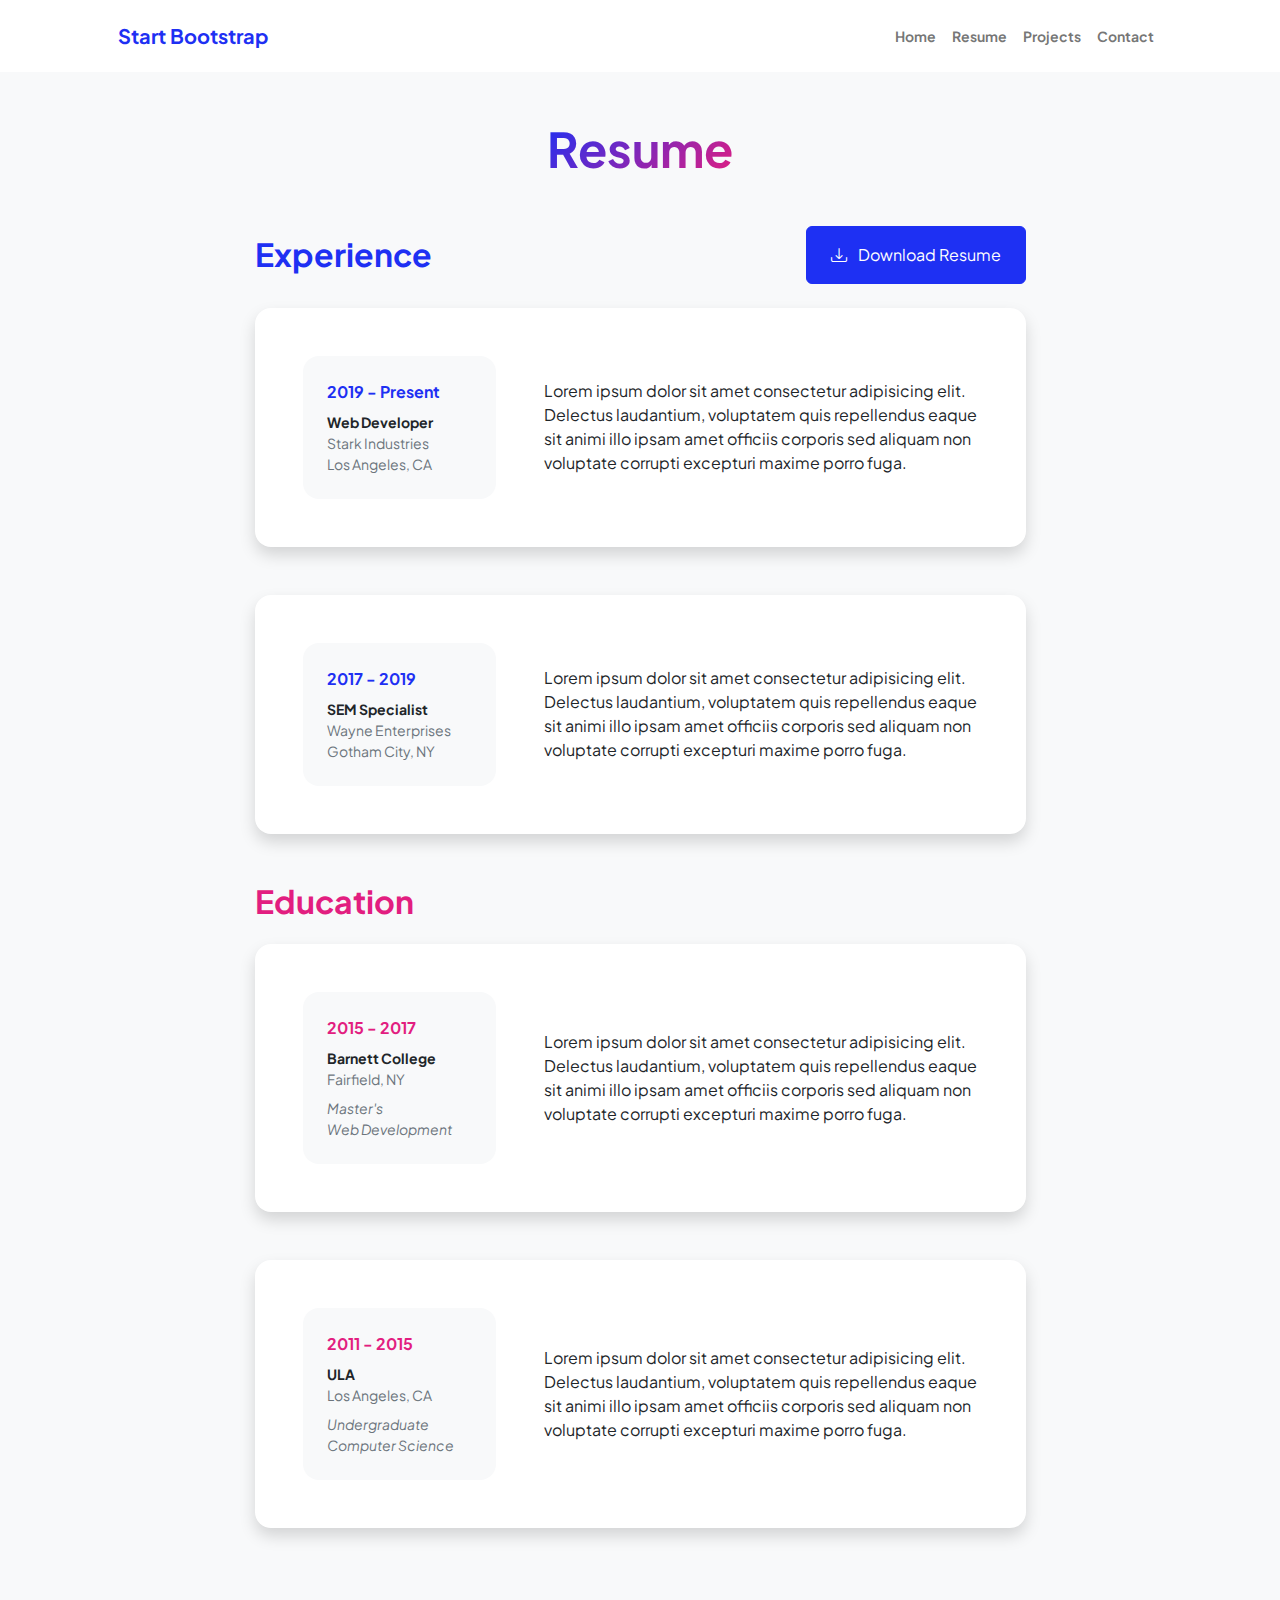
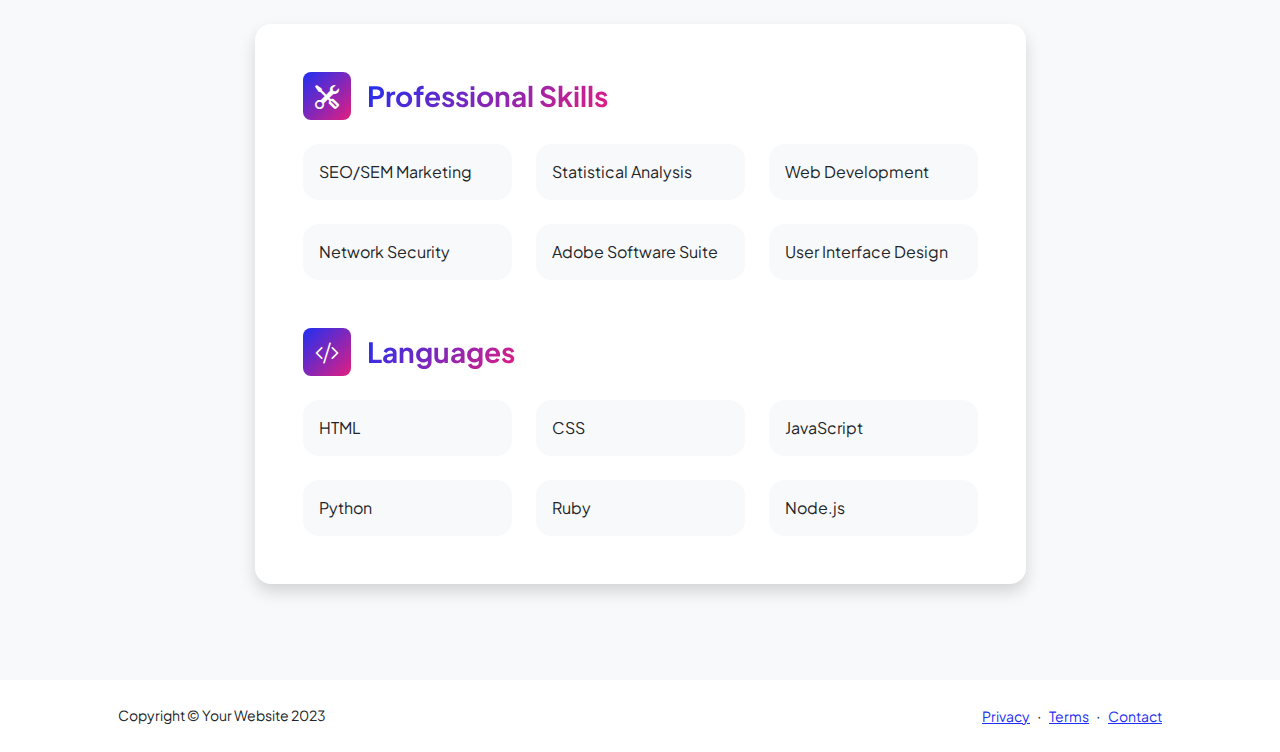
<file: resume.html>
<!DOCTYPE html>
<html lang="en">
    <head>
        <meta charset="utf-8" />
        <meta name="viewport" content="width=device-width, initial-scale=1, shrink-to-fit=no" />
        <meta name="description" content="" />
        <meta name="author" content="" />
        <title>Personal - Start Bootstrap Template</title>
        <!-- Favicon-->
        <link rel="icon" type="image/x-icon" href="assets/favicon.ico" />
        <!-- Custom Google font-->
        <link rel="preconnect" href="https://fonts.googleapis.com" />
        <link rel="preconnect" href="https://fonts.gstatic.com" crossorigin />
        <link href="https://fonts.googleapis.com/css2?family=Plus+Jakarta+Sans:wght@100;200;300;400;500;600;700;800;900&amp;display=swap" rel="stylesheet" />
        <!-- Bootstrap icons-->
        <link href="https://cdn.jsdelivr.net/npm/bootstrap-icons@1.8.1/font/bootstrap-icons.css" rel="stylesheet" />
        <!-- Core theme CSS (includes Bootstrap)-->
        <link href="css/styles.css" rel="stylesheet" />
    </head>
    <body class="d-flex flex-column h-100 bg-light">
        <main class="flex-shrink-0">
            <!-- Navigation-->
            <nav class="navbar navbar-expand-lg navbar-light bg-white py-3">
                <div class="container px-5">
                    <a class="navbar-brand" href="index.html"><span class="fw-bolder text-primary">Start Bootstrap</span></a>
                    <button class="navbar-toggler" type="button" data-bs-toggle="collapse" data-bs-target="#navbarSupportedContent" aria-controls="navbarSupportedContent" aria-expanded="false" aria-label="Toggle navigation"><span class="navbar-toggler-icon"></span></button>
                    <div class="collapse navbar-collapse" id="navbarSupportedContent">
                        <ul class="navbar-nav ms-auto mb-2 mb-lg-0 small fw-bolder">
                            <li class="nav-item"><a class="nav-link" href="index.html">Home</a></li>
                            <li class="nav-item"><a class="nav-link" href="resume.html">Resume</a></li>
                            <li class="nav-item"><a class="nav-link" href="projects.html">Projects</a></li>
                            <li class="nav-item"><a class="nav-link" href="contact.html">Contact</a></li>
                        </ul>
                    </div>
                </div>
            </nav>
            <!-- Page Content-->
            <div class="container px-5 my-5">
                <div class="text-center mb-5">
                    <h1 class="display-5 fw-bolder mb-0"><span class="text-gradient d-inline">Resume</span></h1>
                </div>
                <div class="row gx-5 justify-content-center">
                    <div class="col-lg-11 col-xl-9 col-xxl-8">
                        <!-- Experience Section-->
                        <section>
                            <div class="d-flex align-items-center justify-content-between mb-4">
                                <h2 class="text-primary fw-bolder mb-0">Experience</h2>
                                <!-- Download resume button-->
                                <!-- Note: Set the link href target to a PDF file within your project-->
                                <a class="btn btn-primary px-4 py-3" href="#!">
                                    <div class="d-inline-block bi bi-download me-2"></div>
                                    Download Resume
                                </a>
                            </div>
                            <!-- Experience Card 1-->
                            <div class="card shadow border-0 rounded-4 mb-5">
                                <div class="card-body p-5">
                                    <div class="row align-items-center gx-5">
                                        <div class="col text-center text-lg-start mb-4 mb-lg-0">
                                            <div class="bg-light p-4 rounded-4">
                                                <div class="text-primary fw-bolder mb-2">2019 - Present</div>
                                                <div class="small fw-bolder">Web Developer</div>
                                                <div class="small text-muted">Stark Industries</div>
                                                <div class="small text-muted">Los Angeles, CA</div>
                                            </div>
                                        </div>
                                        <div class="col-lg-8"><div>Lorem ipsum dolor sit amet consectetur adipisicing elit. Delectus laudantium, voluptatem quis repellendus eaque sit animi illo ipsam amet officiis corporis sed aliquam non voluptate corrupti excepturi maxime porro fuga.</div></div>
                                    </div>
                                </div>
                            </div>
                            <!-- Experience Card 2-->
                            <div class="card shadow border-0 rounded-4 mb-5">
                                <div class="card-body p-5">
                                    <div class="row align-items-center gx-5">
                                        <div class="col text-center text-lg-start mb-4 mb-lg-0">
                                            <div class="bg-light p-4 rounded-4">
                                                <div class="text-primary fw-bolder mb-2">2017 - 2019</div>
                                                <div class="small fw-bolder">SEM Specialist</div>
                                                <div class="small text-muted">Wayne Enterprises</div>
                                                <div class="small text-muted">Gotham City, NY</div>
                                            </div>
                                        </div>
                                        <div class="col-lg-8"><div>Lorem ipsum dolor sit amet consectetur adipisicing elit. Delectus laudantium, voluptatem quis repellendus eaque sit animi illo ipsam amet officiis corporis sed aliquam non voluptate corrupti excepturi maxime porro fuga.</div></div>
                                    </div>
                                </div>
                            </div>
                        </section>
                        <!-- Education Section-->
                        <section>
                            <h2 class="text-secondary fw-bolder mb-4">Education</h2>
                            <!-- Education Card 1-->
                            <div class="card shadow border-0 rounded-4 mb-5">
                                <div class="card-body p-5">
                                    <div class="row align-items-center gx-5">
                                        <div class="col text-center text-lg-start mb-4 mb-lg-0">
                                            <div class="bg-light p-4 rounded-4">
                                                <div class="text-secondary fw-bolder mb-2">2015 - 2017</div>
                                                <div class="mb-2">
                                                    <div class="small fw-bolder">Barnett College</div>
                                                    <div class="small text-muted">Fairfield, NY</div>
                                                </div>
                                                <div class="fst-italic">
                                                    <div class="small text-muted">Master's</div>
                                                    <div class="small text-muted">Web Development</div>
                                                </div>
                                            </div>
                                        </div>
                                        <div class="col-lg-8"><div>Lorem ipsum dolor sit amet consectetur adipisicing elit. Delectus laudantium, voluptatem quis repellendus eaque sit animi illo ipsam amet officiis corporis sed aliquam non voluptate corrupti excepturi maxime porro fuga.</div></div>
                                    </div>
                                </div>
                            </div>
                            <!-- Education Card 2-->
                            <div class="card shadow border-0 rounded-4 mb-5">
                                <div class="card-body p-5">
                                    <div class="row align-items-center gx-5">
                                        <div class="col text-center text-lg-start mb-4 mb-lg-0">
                                            <div class="bg-light p-4 rounded-4">
                                                <div class="text-secondary fw-bolder mb-2">2011 - 2015</div>
                                                <div class="mb-2">
                                                    <div class="small fw-bolder">ULA</div>
                                                    <div class="small text-muted">Los Angeles, CA</div>
                                                </div>
                                                <div class="fst-italic">
                                                    <div class="small text-muted">Undergraduate</div>
                                                    <div class="small text-muted">Computer Science</div>
                                                </div>
                                            </div>
                                        </div>
                                        <div class="col-lg-8"><div>Lorem ipsum dolor sit amet consectetur adipisicing elit. Delectus laudantium, voluptatem quis repellendus eaque sit animi illo ipsam amet officiis corporis sed aliquam non voluptate corrupti excepturi maxime porro fuga.</div></div>
                                    </div>
                                </div>
                            </div>
                        </section>
                        <!-- Divider-->
                        <div class="pb-5"></div>
                        <!-- Skills Section-->
                        <section>
                            <!-- Skillset Card-->
                            <div class="card shadow border-0 rounded-4 mb-5">
                                <div class="card-body p-5">
                                    <!-- Professional skills list-->
                                    <div class="mb-5">
                                        <div class="d-flex align-items-center mb-4">
                                            <div class="feature bg-primary bg-gradient-primary-to-secondary text-white rounded-3 me-3"><i class="bi bi-tools"></i></div>
                                            <h3 class="fw-bolder mb-0"><span class="text-gradient d-inline">Professional Skills</span></h3>
                                        </div>
                                        <div class="row row-cols-1 row-cols-md-3 mb-4">
                                            <div class="col mb-4 mb-md-0"><div class="d-flex align-items-center bg-light rounded-4 p-3 h-100">SEO/SEM Marketing</div></div>
                                            <div class="col mb-4 mb-md-0"><div class="d-flex align-items-center bg-light rounded-4 p-3 h-100">Statistical Analysis</div></div>
                                            <div class="col"><div class="d-flex align-items-center bg-light rounded-4 p-3 h-100">Web Development</div></div>
                                        </div>
                                        <div class="row row-cols-1 row-cols-md-3">
                                            <div class="col mb-4 mb-md-0"><div class="d-flex align-items-center bg-light rounded-4 p-3 h-100">Network Security</div></div>
                                            <div class="col mb-4 mb-md-0"><div class="d-flex align-items-center bg-light rounded-4 p-3 h-100">Adobe Software Suite</div></div>
                                            <div class="col"><div class="d-flex align-items-center bg-light rounded-4 p-3 h-100">User Interface Design</div></div>
                                        </div>
                                    </div>
                                    <!-- Languages list-->
                                    <div class="mb-0">
                                        <div class="d-flex align-items-center mb-4">
                                            <div class="feature bg-primary bg-gradient-primary-to-secondary text-white rounded-3 me-3"><i class="bi bi-code-slash"></i></div>
                                            <h3 class="fw-bolder mb-0"><span class="text-gradient d-inline">Languages</span></h3>
                                        </div>
                                        <div class="row row-cols-1 row-cols-md-3 mb-4">
                                            <div class="col mb-4 mb-md-0"><div class="d-flex align-items-center bg-light rounded-4 p-3 h-100">HTML</div></div>
                                            <div class="col mb-4 mb-md-0"><div class="d-flex align-items-center bg-light rounded-4 p-3 h-100">CSS</div></div>
                                            <div class="col"><div class="d-flex align-items-center bg-light rounded-4 p-3 h-100">JavaScript</div></div>
                                        </div>
                                        <div class="row row-cols-1 row-cols-md-3">
                                            <div class="col mb-4 mb-md-0"><div class="d-flex align-items-center bg-light rounded-4 p-3 h-100">Python</div></div>
                                            <div class="col mb-4 mb-md-0"><div class="d-flex align-items-center bg-light rounded-4 p-3 h-100">Ruby</div></div>
                                            <div class="col"><div class="d-flex align-items-center bg-light rounded-4 p-3 h-100">Node.js</div></div>
                                        </div>
                                    </div>
                                </div>
                            </div>
                        </section>
                    </div>
                </div>
            </div>
        </main>
        <!-- Footer-->
        <footer class="bg-white py-4 mt-auto">
            <div class="container px-5">
                <div class="row align-items-center justify-content-between flex-column flex-sm-row">
                    <div class="col-auto"><div class="small m-0">Copyright &copy; Your Website 2023</div></div>
                    <div class="col-auto">
                        <a class="small" href="#!">Privacy</a>
                        <span class="mx-1">&middot;</span>
                        <a class="small" href="#!">Terms</a>
                        <span class="mx-1">&middot;</span>
                        <a class="small" href="#!">Contact</a>
                    </div>
                </div>
            </div>
        </footer>
        <!-- Bootstrap core JS-->
        <script src="https://cdn.jsdelivr.net/npm/bootstrap@5.2.3/dist/js/bootstrap.bundle.min.js"></script>
        <!-- Core theme JS-->
        <script src="js/scripts.js"></script>
    </body>
</html>
</file>
<file: css/mystyles.css>
.red-header {
    color: red;
}
</file>
<file: css/ai.css>
body {
    font-family: Arial, sans-serif;
    background-color: #000;
    color: #fff;
    text-align: center;
    margin: 0;
    padding: 1em;
}

h1 {
    color: #ffe81f;
}

.board {
    display: grid;
    grid-template-columns: repeat(5, 1fr);
    gap: 5px;
    margin-top: 20px;
    max-width: 800px;
    margin-left: auto;
    margin-right: auto;
}

.category {
    background-color: #003366;
    padding: 10px;
    font-weight: bold;
    border: 1px solid #fff;
}

.clue {
    background-color: #001f3f;
    color: #ffe81f;
    border: 1px solid #fff;
    font-size: 1.2em;
    padding: 20px;
    cursor: pointer;
}

.clue:disabled {
    background-color: #555;
    color: #aaa;
    cursor: default;
}

.modal {
    position: fixed;
    top: 0;
    left: 0;
    width: 100%;
    height: 100%;
    background-color: rgba(0, 0, 0, 0.85);
    display: flex;
    align-items: center;
    justify-content: center;
    z-index: 999;
}

.modal-content {
    background-color: #111;
    padding: 20px;
    border: 2px solid #ffe81f;
    color: #fff;
    text-align: center;
    max-width: 400px;
    margin: auto;
}

.modal-content button {
    margin-top: 10px;
    padding: 10px 20px;
    background-color: #ffe81f;
    color: #000;
    border: none;
    cursor: pointer;
}

.hidden {
    display: none;
}
</file>
